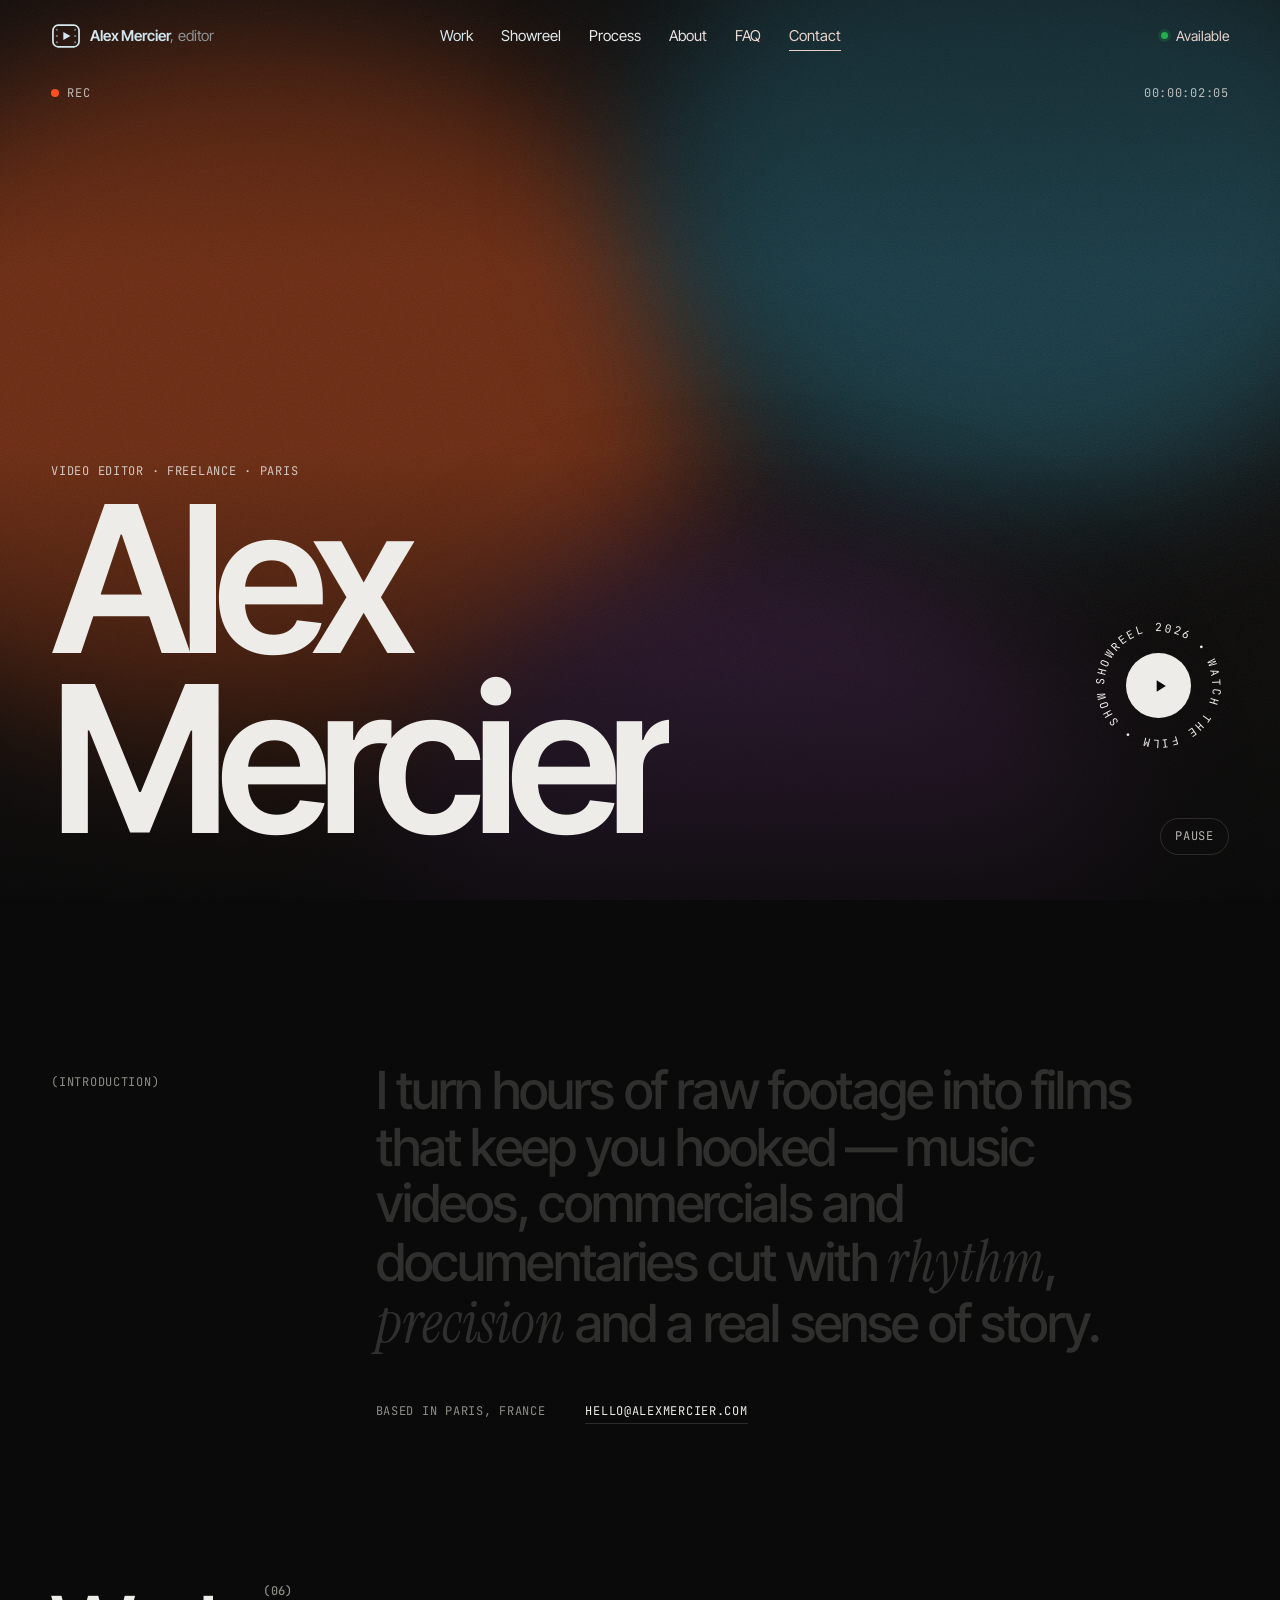
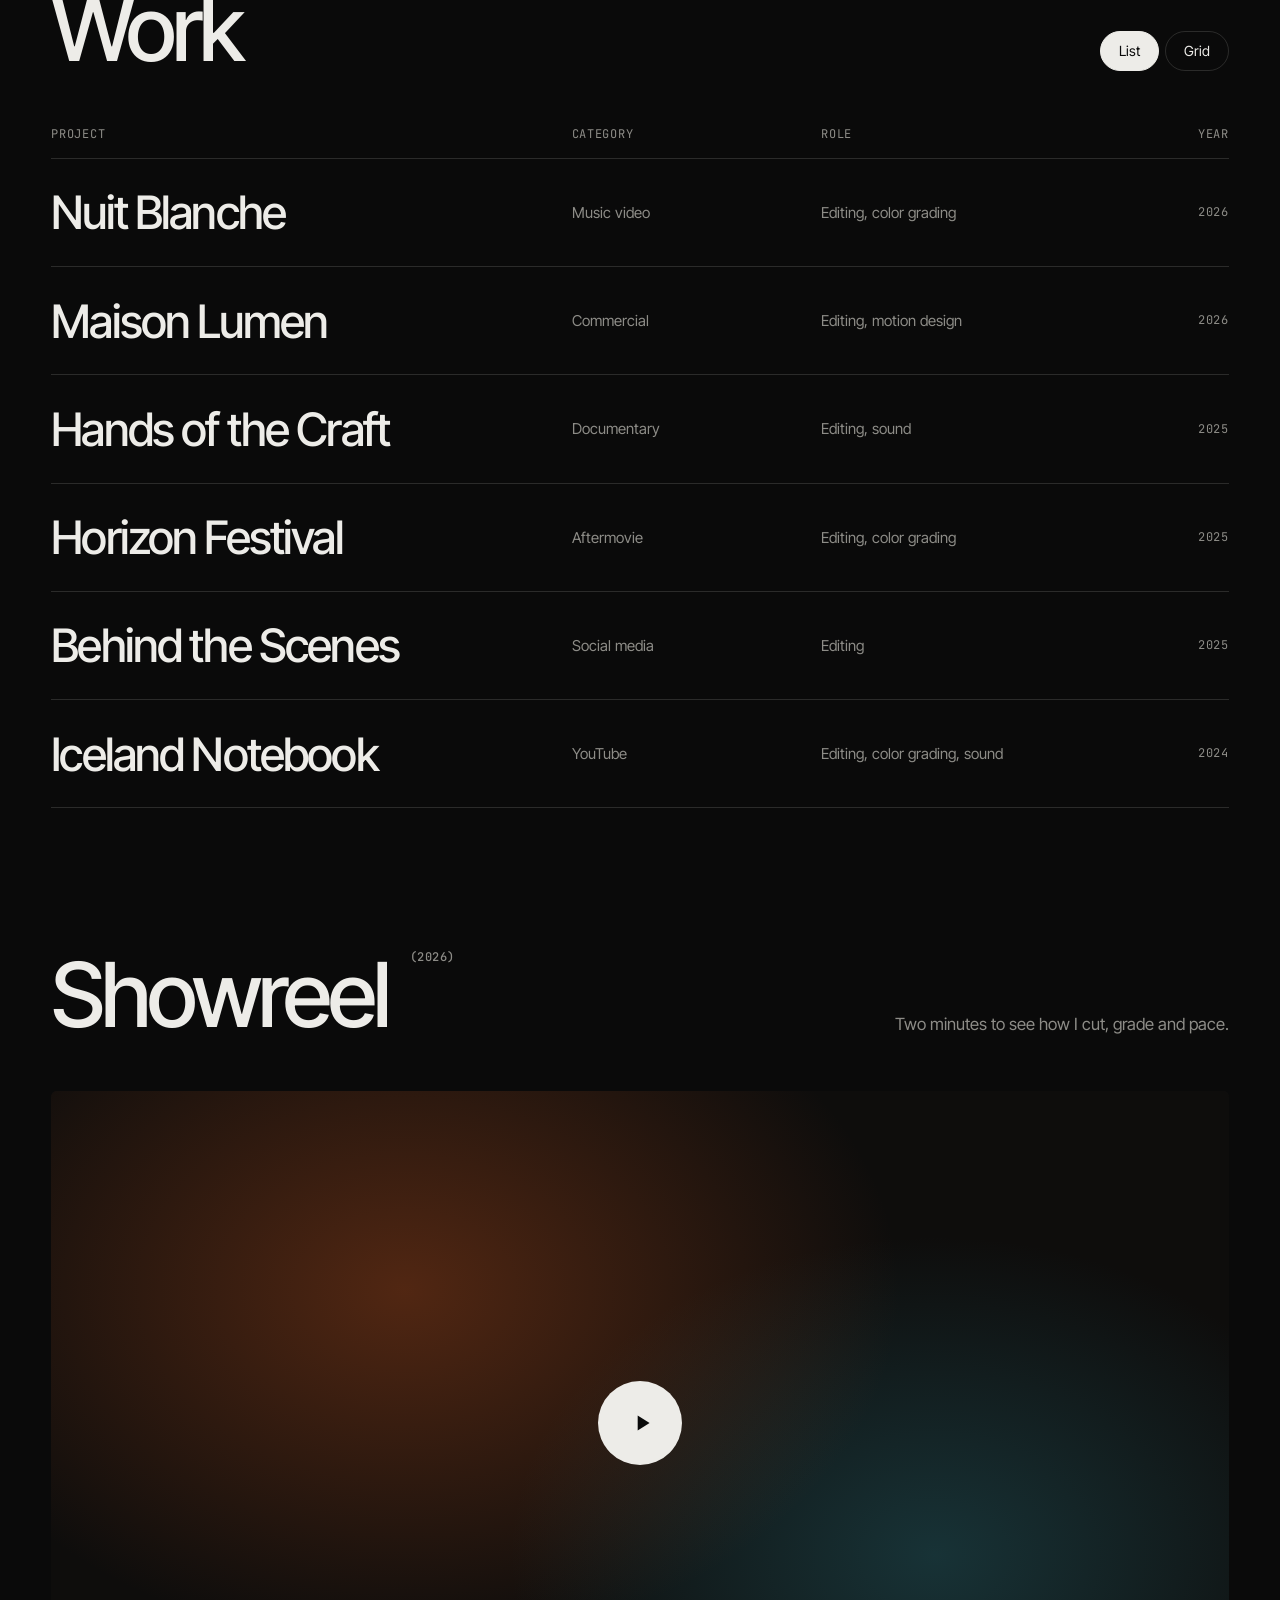
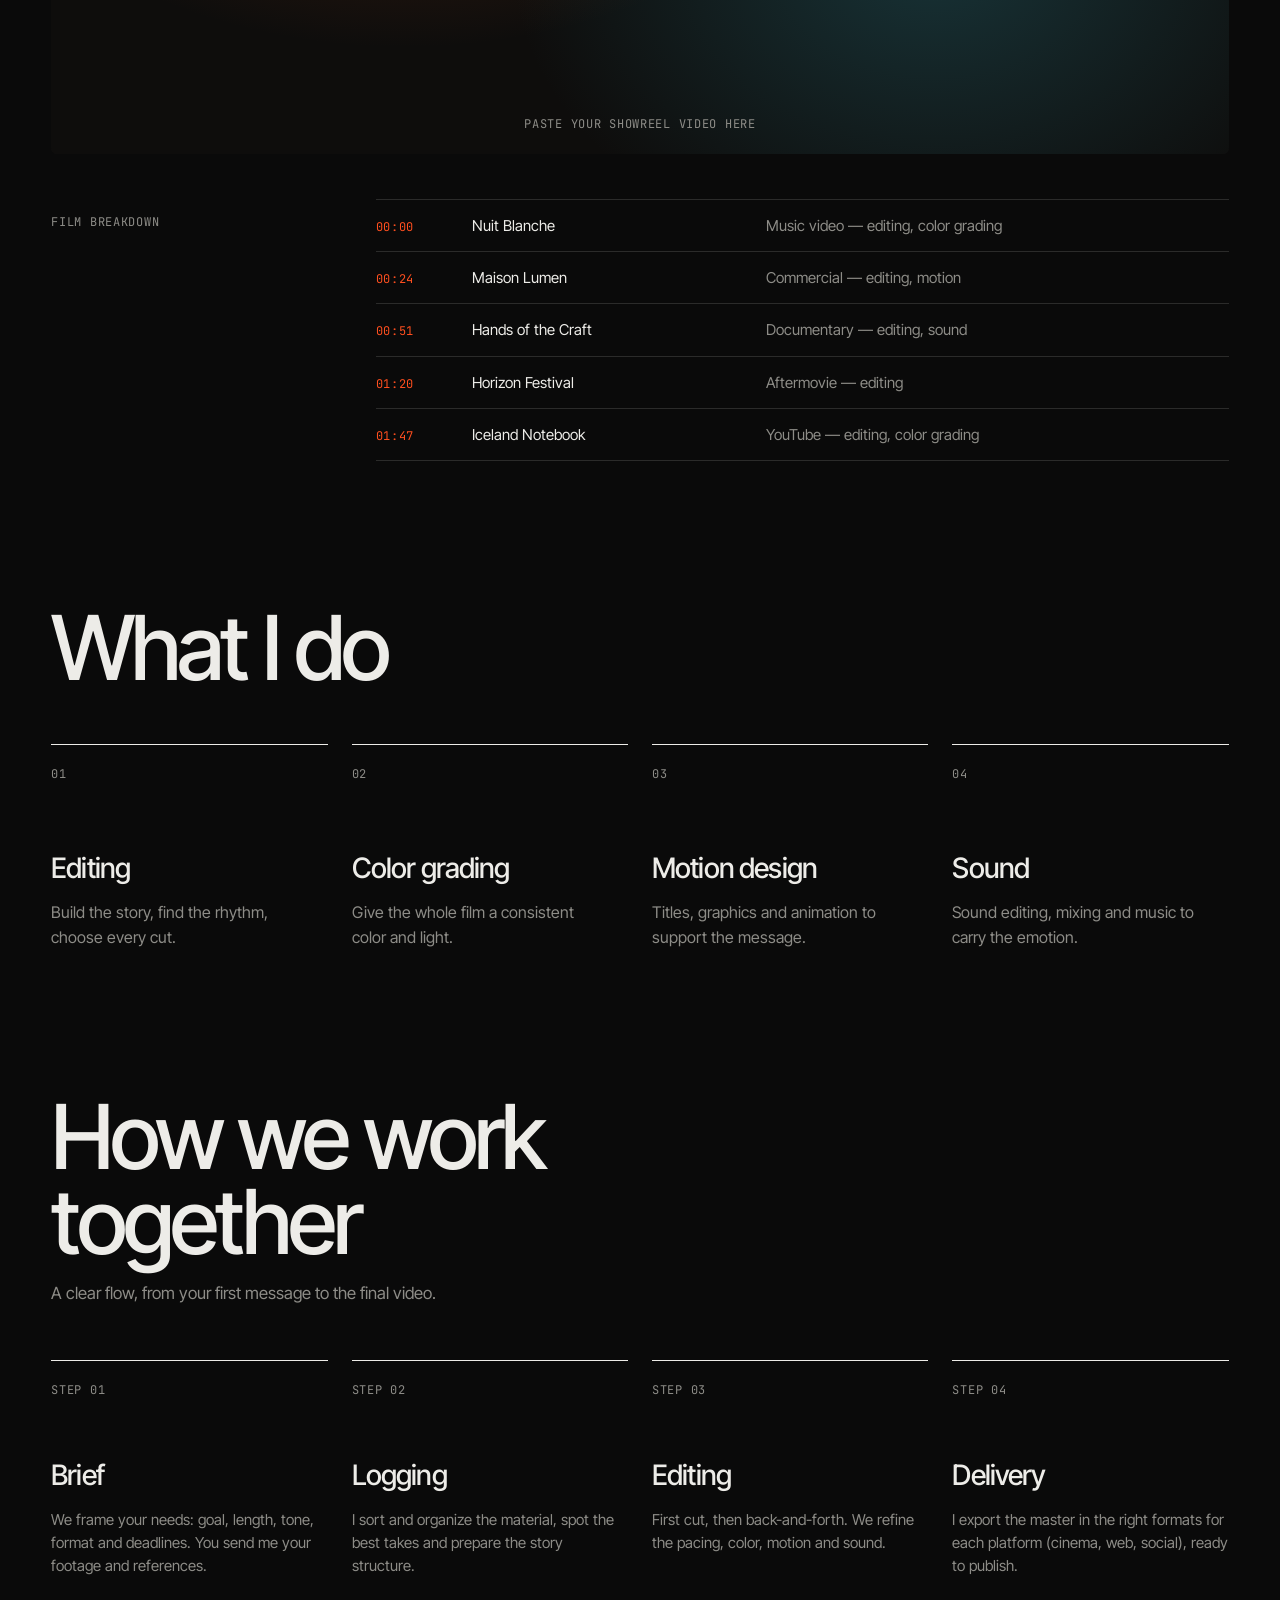
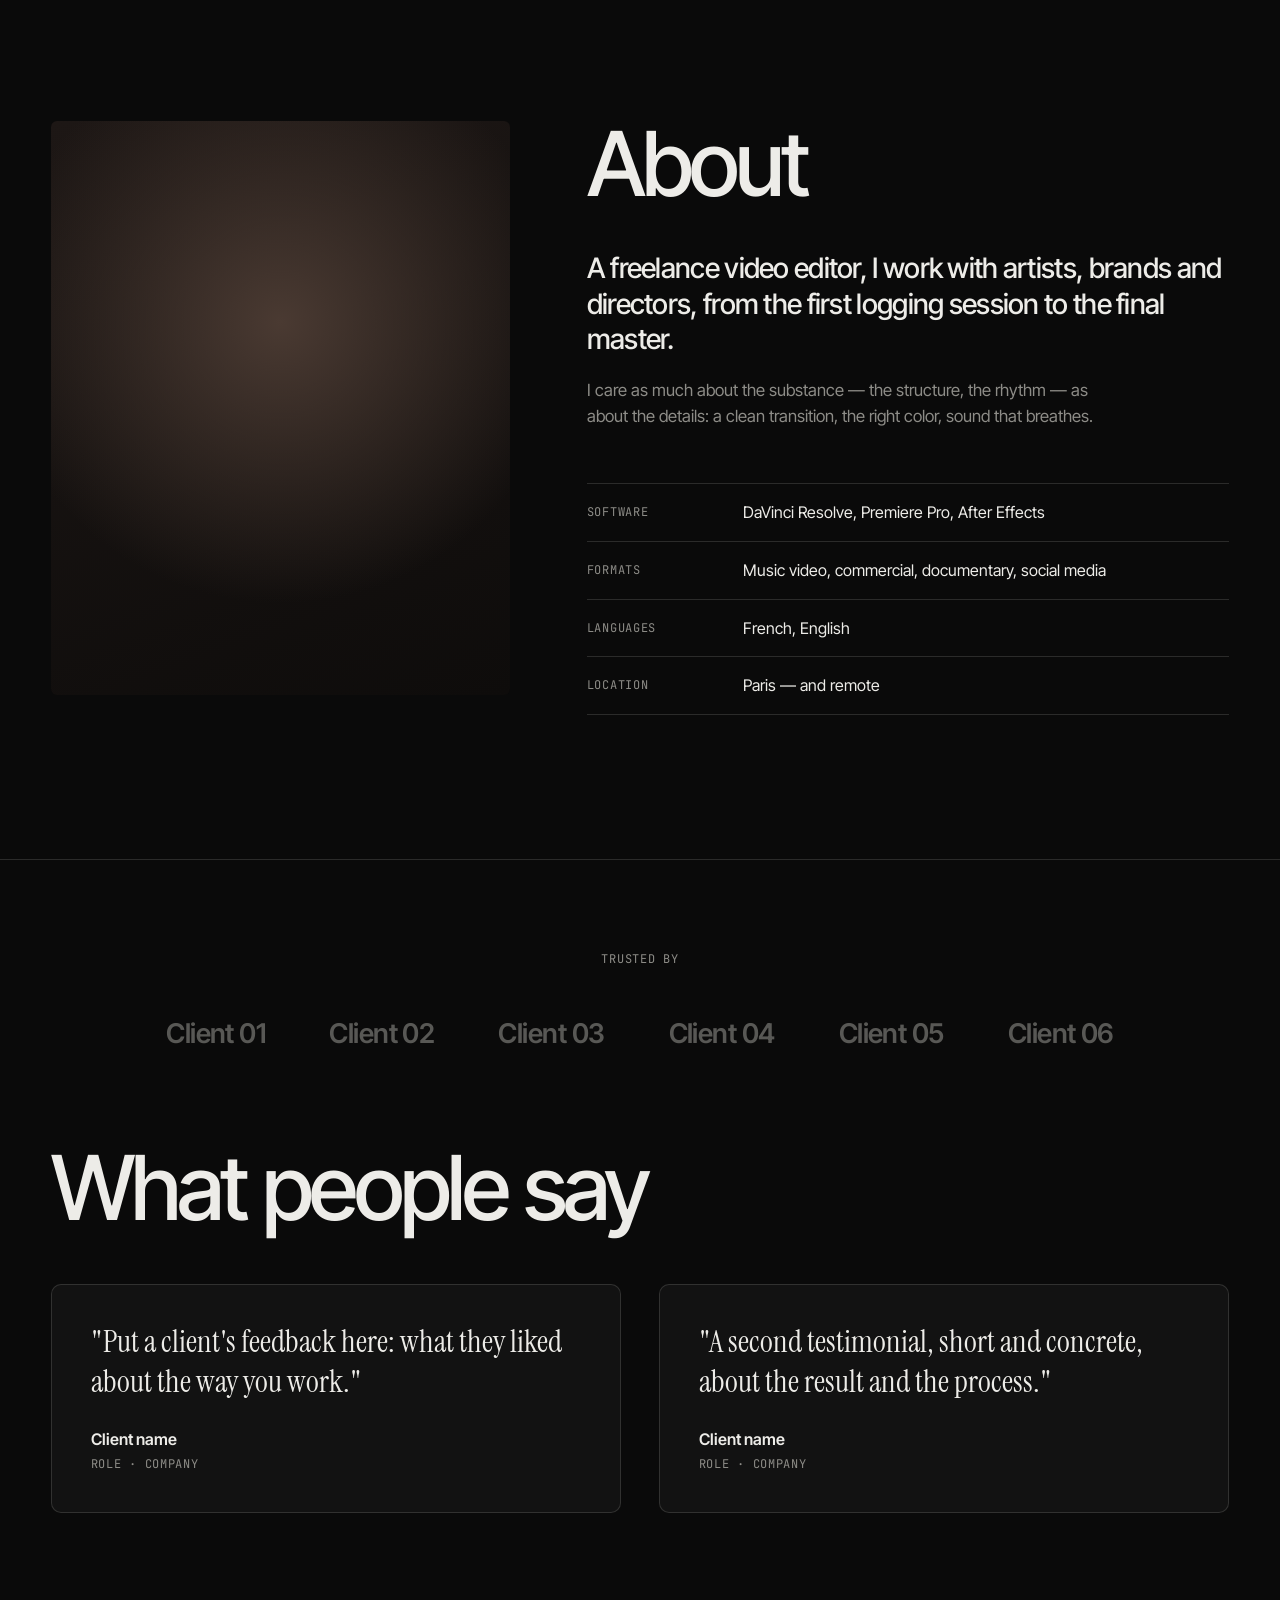
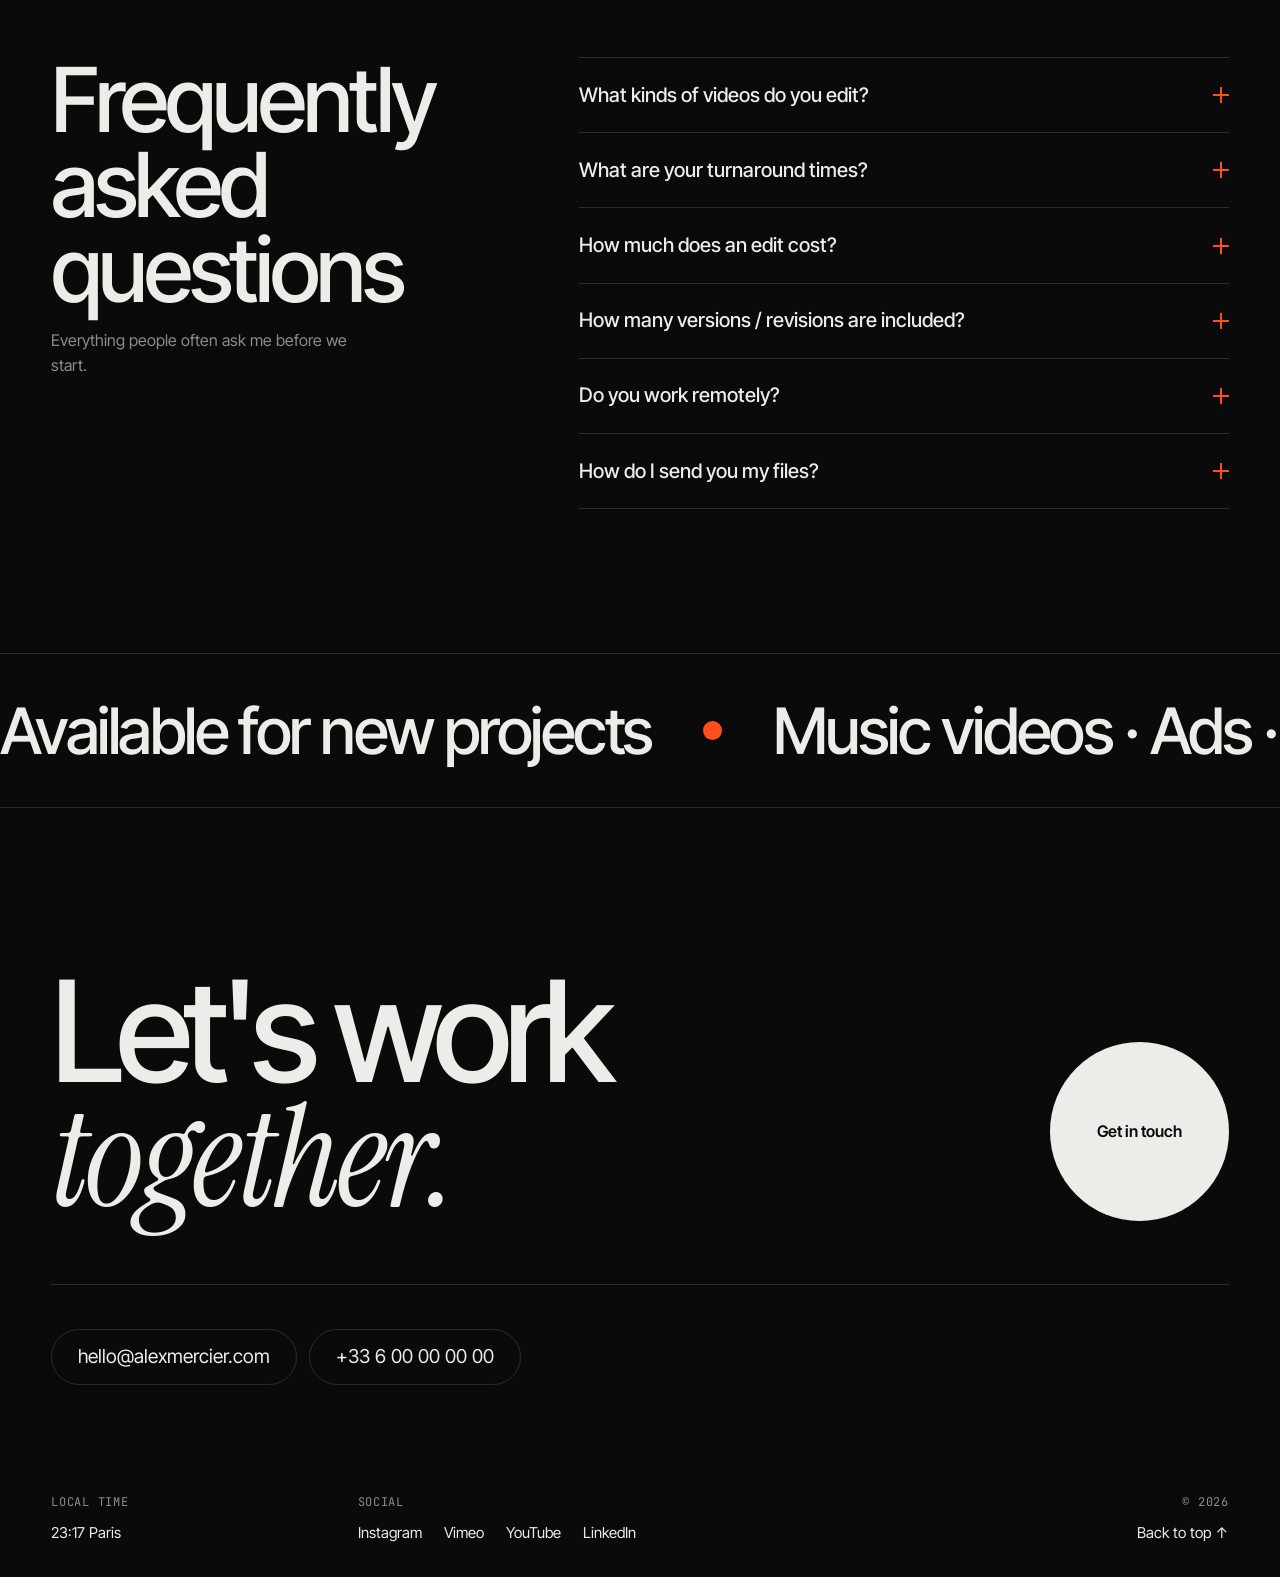
<file: index.html>
<!DOCTYPE html>
<html lang="en">
<head>
  <meta charset="UTF-8" />
  <meta name="viewport" content="width=device-width, initial-scale=1.0" />
  <meta name="theme-color" content="#0A0A0A" />

  <!-- ====================================================================
       TO REPLACE: the browser-tab title and description (put your name).
       The title is what Google shows in large text in its results.
       ==================================================================== -->
  <title>Alex Mercier — Freelance video editor (music videos, ads, documentaries)</title>
  <meta name="description" content="Alex Mercier, freelance video editor in Paris: music videos, commercials and documentaries. Editing, color grading, motion design and sound — from the first rush to the final master." />

  <!-- ====================================================================
       SEO (Google ranking).
       TO REPLACE: your name, your city and the site address.
       If one day you add your own domain (.com), replace the address
       "ferreol23.github.io/portfolio-monteur-video" in ALL the lines
       below with your domain.
       ==================================================================== -->
  <link rel="canonical" href="https://ferreol23.github.io/portfolio-monteur-video/" />
  <meta name="author" content="Alex Mercier" />
  <meta name="robots" content="index, follow" />
  <meta name="keywords" content="video editor, video editing, freelance editor, video editor Paris, color grading, motion design, music video, commercial, documentary, aftermovie" />

  <!-- Preview when the link is shared (social networks, messaging apps) -->
  <meta property="og:type" content="website" />
  <meta property="og:site_name" content="Alex Mercier — Video editor" />
  <meta property="og:title" content="Alex Mercier — Freelance video editor" />
  <meta property="og:description" content="Music videos, commercials, documentaries. Editing, color grading, motion design and sound." />
  <meta property="og:url" content="https://ferreol23.github.io/portfolio-monteur-video/" />
  <meta property="og:image" content="https://ferreol23.github.io/portfolio-monteur-video/og-image.jpg" />
  <meta property="og:locale" content="en_US" />
  <meta name="twitter:card" content="summary_large_image" />
  <meta name="twitter:title" content="Alex Mercier — Freelance video editor" />
  <meta name="twitter:description" content="Music videos, commercials, documentaries — cut with rhythm and precision." />
  <meta name="twitter:image" content="https://ferreol23.github.io/portfolio-monteur-video/og-image.jpg" />

  <!-- Small browser-tab icon -->
  <link rel="icon" href="favicon.svg" type="image/svg+xml" />

  <!-- Identity card for Google (helps it recognize you correctly).
       TO REPLACE: name, email, city and your social links. -->
  <script type="application/ld+json">
  {
    "@context": "https://schema.org",
    "@type": "Person",
    "name": "Alex Mercier",
    "jobTitle": "Video editor",
    "description": "Freelance video editor: music videos, commercials and documentaries.",
    "url": "https://ferreol23.github.io/portfolio-monteur-video/",
    "image": "https://ferreol23.github.io/portfolio-monteur-video/og-image.jpg",
    "email": "hello@alexmercier.com",
    "address": { "@type": "PostalAddress", "addressLocality": "Paris", "addressCountry": "FR" },
    "knowsAbout": ["Video editing", "Color grading", "Motion design", "Sound editing"],
    "sameAs": [
      "https://instagram.com/",
      "https://vimeo.com/",
      "https://youtube.com/",
      "https://linkedin.com/"
    ]
  }
  </script>

  <!-- Google Fonts (if they don't load, the site keeps system fonts) -->
  <link rel="preconnect" href="https://fonts.googleapis.com" />
  <link rel="preconnect" href="https://fonts.gstatic.com" crossorigin />
  <link href="https://fonts.googleapis.com/css2?family=Instrument+Serif:ital@0;1&family=Inter+Tight:wght@400;500;600;700&family=JetBrains+Mono:wght@400;500&display=swap" rel="stylesheet" />

  <link rel="stylesheet" href="style.css" />

  <!-- Signals that JavaScript works (used for animations) -->
  <script>document.documentElement.classList.add("js");</script>
</head>
<body>

  <a class="skip-link" href="#main">Skip to content</a>

  <!-- Opening curtain (1 second, like a clapperboard at the start) -->
  <div class="intro" aria-hidden="true">
    <span class="intro__tc mono" id="intro-tc">00:00:00:00</span>
    <span class="intro__name">Alex Mercier</span>
  </div>

  <!-- Floating project preview (follows the mouse on desktop) -->
  <div class="cursor-preview" aria-hidden="true">
    <div class="cursor-preview__inner"></div>
  </div>

  <!-- ===================== NAVIGATION BAR ===================== -->
  <header class="nav">
    <a class="nav__brand" href="#top" aria-label="Alex Mercier, back to top">
      <!-- LOGO: a film strip with a play button. It is also used as the
           favicon (small browser-tab icon), in the favicon.svg file. -->
      <svg class="logo" viewBox="0 0 40 40" width="30" height="30" aria-hidden="true" focusable="false">
        <rect x="2.6" y="5.6" width="34.8" height="28.8" rx="7" fill="none" stroke="currentColor" stroke-width="2.3"/>
        <g fill="currentColor" opacity="0.45">
          <rect x="6.4" y="10.2" width="2.8" height="2.8" rx="0.9"/>
          <rect x="6.4" y="18.6" width="2.8" height="2.8" rx="0.9"/>
          <rect x="6.4" y="27" width="2.8" height="2.8" rx="0.9"/>
          <rect x="30.8" y="10.2" width="2.8" height="2.8" rx="0.9"/>
          <rect x="30.8" y="18.6" width="2.8" height="2.8" rx="0.9"/>
          <rect x="30.8" y="27" width="2.8" height="2.8" rx="0.9"/>
        </g>
        <path class="logo__play" d="M16.4 14.6 L26 20 L16.4 25.4 Z" fill="currentColor"/>
      </svg>
      <!-- TO REPLACE: your name -->
      <span class="nav__brand-name">Alex Mercier<span class="nav__brand-role">, editor</span></span>
    </a>

    <nav class="nav__links" id="menu" aria-label="Main navigation">
      <a href="#travaux">Work</a>
      <a href="#showreel">Showreel</a>
      <a href="#methode">Process</a>
      <a href="#apropos">About</a>
      <a href="#faq">FAQ</a>
      <a href="#contact">Contact</a>
    </nav>

    <!-- TO REPLACE: your availability -->
    <p class="nav__status"><span class="dot" aria-hidden="true"></span>Available</p>

    <button class="nav__burger" id="burger" aria-label="Open menu" aria-expanded="false" aria-controls="menu">
      <span></span><span></span>
    </button>
  </header>

  <main id="main">

    <!-- ===================== HERO: the full-screen showreel ===================== -->
    <section class="hero" id="top" aria-label="Introduction">
      <div class="hero__media">
        <!-- ====================================================================
             TO REPLACE: your ambient video (a silent 10-20 s .mp4 clip).
             1. Put your file in the site folder, e.g. clip.mp4
             2. Uncomment the <video> tag below.
             3. Delete the <div class="footage"> just below it.
             ==================================================================== -->
        <!--
        <video class="hero__video" src="clip.mp4" autoplay muted loop playsinline></video>
        -->
        <div class="footage" aria-hidden="true">
          <span class="footage__layer footage__layer--a"></span>
          <span class="footage__layer footage__layer--b"></span>
          <span class="footage__layer footage__layer--c"></span>
        </div>
        <span class="hero__grain" aria-hidden="true"></span>
        <span class="hero__shade" aria-hidden="true"></span>
      </div>

      <!-- "Camera" info in the corners, like a shooting screen -->
      <div class="hero__hud mono" aria-hidden="true">
        <span><span class="rec"></span>REC</span>
        <span id="hero-tc">00:00:00:00</span>
      </div>

      <div class="hero__content">
        <p class="hero__role mono">Video editor · Freelance · Paris</p>
        <h1 class="hero__name">
          <!-- TO REPLACE: your first and last name -->
          <span class="line"><span>Alex</span></span>
          <span class="line"><span>Mercier</span></span>
        </h1>
      </div>

      <!-- Spinning round button (link to the showreel) -->
      <a class="reel-badge" href="#showreel" aria-label="Watch the showreel">
        <svg class="reel-badge__ring" viewBox="0 0 120 120" aria-hidden="true">
          <defs><path id="circle" d="M60,60 m-46,0 a46,46 0 1,1 92,0 a46,46 0 1,1 -92,0" /></defs>
          <text><textPath href="#circle">SHOWREEL 2026 • WATCH THE FILM • SHOWREEL 2026 • </textPath></text>
        </svg>
        <span class="reel-badge__play" aria-hidden="true">
          <svg viewBox="0 0 24 24" width="20" height="20"><path d="M8 5v14l11-7z" fill="currentColor"/></svg>
        </span>
      </a>

      <button class="hero__pause mono" id="pause" type="button" aria-pressed="false">Pause</button>
    </section>

    <!-- ===================== INTRO STATEMENT ===================== -->
    <section class="statement" id="intro-text">
      <p class="statement__label mono">(Introduction)</p>
      <!-- TO REPLACE: your introduction sentence. Words inside <em> are italic. -->
      <p class="statement__text" data-words>
        I turn hours of raw footage into films that keep you hooked —
        music videos, commercials and documentaries cut with <em>rhythm</em>, <em>precision</em>
        and a real sense of story.
      </p>
      <div class="statement__meta mono">
        <!-- TO REPLACE: your city and your email -->
        <span>Based in Paris, France</span>
        <a href="mailto:hello@alexmercier.com">hello@alexmercier.com</a>
      </div>
    </section>

    <!-- ===================== WORK ===================== -->
    <section class="work" id="travaux">
      <div class="work__head">
        <h2 class="title">Work <sup class="mono">(06)</sup></h2>

        <div class="view-toggle" role="group" aria-label="Project display">
          <button type="button" class="view-toggle__btn is-active" data-view="list" aria-pressed="true">List</button>
          <button type="button" class="view-toggle__btn" data-view="grid" aria-pressed="false">Grid</button>
        </div>
      </div>

      <!-- Column headers (list view) -->
      <div class="work__cols mono" aria-hidden="true">
        <span>Project</span><span>Category</span><span>Role</span><span>Year</span>
      </div>

      <!-- ====================================================================
           TO REPLACE for each project:
           - href="#"                 → the link to the video (YouTube, Vimeo…)
           - data-thumb="ph-1"        → keep, or use your image: data-img="my-image.jpg"
           - the title, category, your role, the year and the duration
           ==================================================================== -->
      <ol class="work__list" id="work-list">

        <li class="project" data-reveal>
          <a href="#" target="_blank" rel="noopener" data-thumb="ph-1">
            <span class="project__thumb ph-1" aria-hidden="true"><span class="project__dur mono">02:14</span></span>
            <span class="project__title">Nuit Blanche</span>
            <span class="project__cat">Music video</span>
            <span class="project__role">Editing, color grading</span>
            <span class="project__year mono">2026</span>
          </a>
        </li>

        <li class="project" data-reveal>
          <a href="#" target="_blank" rel="noopener" data-thumb="ph-2">
            <span class="project__thumb ph-2" aria-hidden="true"><span class="project__dur mono">00:30</span></span>
            <span class="project__title">Maison Lumen</span>
            <span class="project__cat">Commercial</span>
            <span class="project__role">Editing, motion design</span>
            <span class="project__year mono">2026</span>
          </a>
        </li>

        <li class="project" data-reveal>
          <a href="#" target="_blank" rel="noopener" data-thumb="ph-3">
            <span class="project__thumb ph-3" aria-hidden="true"><span class="project__dur mono">08:52</span></span>
            <span class="project__title">Hands of the Craft</span>
            <span class="project__cat">Documentary</span>
            <span class="project__role">Editing, sound</span>
            <span class="project__year mono">2025</span>
          </a>
        </li>

        <li class="project" data-reveal>
          <a href="#" target="_blank" rel="noopener" data-thumb="ph-4">
            <span class="project__thumb ph-4" aria-hidden="true"><span class="project__dur mono">01:48</span></span>
            <span class="project__title">Horizon Festival</span>
            <span class="project__cat">Aftermovie</span>
            <span class="project__role">Editing, color grading</span>
            <span class="project__year mono">2025</span>
          </a>
        </li>

        <li class="project" data-reveal>
          <a href="#" target="_blank" rel="noopener" data-thumb="ph-5">
            <span class="project__thumb ph-5" aria-hidden="true"><span class="project__dur mono">00:15</span></span>
            <span class="project__title">Behind the Scenes</span>
            <span class="project__cat">Social media</span>
            <span class="project__role">Editing</span>
            <span class="project__year mono">2025</span>
          </a>
        </li>

        <li class="project" data-reveal>
          <a href="#" target="_blank" rel="noopener" data-thumb="ph-6">
            <span class="project__thumb ph-6" aria-hidden="true"><span class="project__dur mono">12:03</span></span>
            <span class="project__title">Iceland Notebook</span>
            <span class="project__cat">YouTube</span>
            <span class="project__role">Editing, color grading, sound</span>
            <span class="project__year mono">2024</span>
          </a>
        </li>

      </ol>
    </section>

    <!-- ===================== SHOWREEL + TIMECODED BREAKDOWN ===================== -->
    <section class="reel" id="showreel">
      <div class="reel__head">
        <h2 class="title">Showreel <sup class="mono">(2026)</sup></h2>
        <p class="reel__lead">Two minutes to see how I cut, grade and pace.</p>
      </div>

      <!-- ====================================================================
           TO REPLACE: the showreel video.
           1. Go to your YouTube or Vimeo video and copy the "embed" address,
              e.g. https://www.youtube.com/embed/XXXXXXXX
           2. Delete the <div class="reel__poster"> block below
              and uncomment the <iframe> just below it, pasting your address.
           ==================================================================== -->
      <div class="reel__frame" data-reveal>
        <div class="reel__poster">
          <span class="reel__play" aria-hidden="true">
            <svg viewBox="0 0 24 24" width="26" height="26"><path d="M8 5v14l11-7z" fill="currentColor"/></svg>
          </span>
          <span class="reel__hint mono">Paste your showreel video here</span>
        </div>
        <!--
        <iframe
          src="https://www.youtube.com/embed/XXXXXXXX"
          title="Showreel"
          loading="lazy"
          allow="accelerometer; autoplay; clipboard-write; encrypted-media; gyroscope; picture-in-picture"
          allowfullscreen></iframe>
        -->
      </div>

      <!-- Showreel breakdown: which project appears at which moment.
           TO REPLACE: the timecodes and projects of YOUR showreel. -->
      <div class="breakdown" data-reveal>
        <p class="breakdown__label mono">Film breakdown</p>
        <ol class="breakdown__list">
          <li><span class="mono">00:00</span><span>Nuit Blanche</span><span class="muted">Music video — editing, color grading</span></li>
          <li><span class="mono">00:24</span><span>Maison Lumen</span><span class="muted">Commercial — editing, motion</span></li>
          <li><span class="mono">00:51</span><span>Hands of the Craft</span><span class="muted">Documentary — editing, sound</span></li>
          <li><span class="mono">01:20</span><span>Horizon Festival</span><span class="muted">Aftermovie — editing</span></li>
          <li><span class="mono">01:47</span><span>Iceland Notebook</span><span class="muted">YouTube — editing, color grading</span></li>
        </ol>
      </div>
    </section>

    <!-- ===================== SERVICES ===================== -->
    <section class="services" id="services">
      <h2 class="title">What I do</h2>
      <ol class="services__list">
        <li class="service" data-reveal>
          <span class="service__num mono">01</span>
          <h3 class="service__name">Editing</h3>
          <p class="service__desc">Build the story, find the rhythm, choose every cut.</p>
        </li>
        <li class="service" data-reveal>
          <span class="service__num mono">02</span>
          <h3 class="service__name">Color grading</h3>
          <p class="service__desc">Give the whole film a consistent color and light.</p>
        </li>
        <li class="service" data-reveal>
          <span class="service__num mono">03</span>
          <h3 class="service__name">Motion design</h3>
          <p class="service__desc">Titles, graphics and animation to support the message.</p>
        </li>
        <li class="service" data-reveal>
          <span class="service__num mono">04</span>
          <h3 class="service__name">Sound</h3>
          <p class="service__desc">Sound editing, mixing and music to carry the emotion.</p>
        </li>
      </ol>
    </section>

    <!-- ===================== PROCESS ===================== -->
    <section class="method" id="methode">
      <div class="method__head">
        <h2 class="title">How we work<br />together</h2>
        <p class="method__lead">A clear flow, from your first message to the final video.</p>
      </div>
      <ol class="steps">
        <li class="step" data-reveal>
          <span class="step__num mono">Step 01</span>
          <h3 class="step__name">Brief</h3>
          <p class="step__desc">We frame your needs: goal, length, tone, format and deadlines. You send me your footage and references.</p>
        </li>
        <li class="step" data-reveal>
          <span class="step__num mono">Step 02</span>
          <h3 class="step__name">Logging</h3>
          <p class="step__desc">I sort and organize the material, spot the best takes and prepare the story structure.</p>
        </li>
        <li class="step" data-reveal>
          <span class="step__num mono">Step 03</span>
          <h3 class="step__name">Editing</h3>
          <p class="step__desc">First cut, then back-and-forth. We refine the pacing, color, motion and sound.</p>
        </li>
        <li class="step" data-reveal>
          <span class="step__num mono">Step 04</span>
          <h3 class="step__name">Delivery</h3>
          <p class="step__desc">I export the master in the right formats for each platform (cinema, web, social), ready to publish.</p>
        </li>
      </ol>
    </section>

    <!-- ===================== ABOUT ===================== -->
    <section class="about" id="apropos">
      <!-- TO REPLACE: your photo. Replace this <div> with
           <img class="about__photo" src="your-photo.jpg" alt="Portrait of Alex Mercier" /> -->
      <div class="about__photo ph-photo" role="img" aria-label="Portrait to add" data-reveal></div>

      <div class="about__body" data-reveal>
        <h2 class="title">About</h2>
        <!-- TO REPLACE: your real introduction text -->
        <p class="about__lead">
          A freelance video editor, I work with artists, brands and directors,
          from the first logging session to the final master.
        </p>
        <p>
          I care as much about the substance — the structure, the rhythm — as
          about the details: a clean transition, the right color, sound that breathes.
        </p>

        <!-- Technical sheet. TO REPLACE: keep only what is true for you. -->
        <dl class="facts">
          <div><dt class="mono">Software</dt><dd>DaVinci Resolve, Premiere Pro, After Effects</dd></div>
          <div><dt class="mono">Formats</dt><dd>Music video, commercial, documentary, social media</dd></div>
          <div><dt class="mono">Languages</dt><dd>French, English</dd></div>
          <div><dt class="mono">Location</dt><dd>Paris — and remote</dd></div>
        </dl>
      </div>
    </section>

    <!-- ===================== TRUSTED BY ===================== -->
    <!-- TO REPLACE: put the names (or logos) of your real clients.
         For an image logo: <li><img src="client-logo.svg" alt="Client name" /></li>
         Until you have any, you can delete this whole section. -->
    <section class="clients" id="clients">
      <p class="clients__label mono">Trusted by</p>
      <ul class="clients__list" data-reveal>
        <li>Client 01</li>
        <li>Client 02</li>
        <li>Client 03</li>
        <li>Client 04</li>
        <li>Client 05</li>
        <li>Client 06</li>
      </ul>
    </section>

    <!-- ===================== TESTIMONIALS ===================== -->
    <!-- TO REPLACE: put real client feedback (or delete the section).
         Don't make anything up: leave it empty until you have a real testimonial. -->
    <section class="quotes" id="temoignages">
      <h2 class="title">What people say</h2>
      <div class="quotes__grid">
        <figure class="quote" data-reveal>
          <blockquote>"Put a client's feedback here: what they liked about the way you work."</blockquote>
          <figcaption><span class="quote__name">Client name</span><span class="quote__role mono">Role · Company</span></figcaption>
        </figure>
        <figure class="quote" data-reveal>
          <blockquote>"A second testimonial, short and concrete, about the result and the process."</blockquote>
          <figcaption><span class="quote__name">Client name</span><span class="quote__role mono">Role · Company</span></figcaption>
        </figure>
      </div>
    </section>

    <!-- ===================== FAQ (frequently asked questions) ===================== -->
    <!-- Good for Google: it can display these questions directly.
         TO REPLACE: adapt the answers (especially turnaround times and rates). -->
    <section class="faq" id="faq">
      <div class="faq__head">
        <h2 class="title">Frequently<br />asked questions</h2>
        <p class="faq__lead">Everything people often ask me before we start.</p>
      </div>
      <div class="faq__list">
        <details class="qa" data-reveal>
          <summary><span>What kinds of videos do you edit?</span><span class="qa__sign" aria-hidden="true"></span></summary>
          <div class="qa__body"><p>Music videos, commercials, documentaries, aftermovies and short formats for social media (Instagram, TikTok, YouTube).</p></div>
        </details>
        <details class="qa" data-reveal>
          <summary><span>What are your turnaround times?</span><span class="qa__sign" aria-hidden="true"></span></summary>
          <div class="qa__body"><p><!-- TO REPLACE with your real turnaround times -->It depends on the format and the amount of footage. Usually from a few days for a short format to a few weeks for a documentary. We set a date together right at the brief.</p></div>
        </details>
        <details class="qa" data-reveal>
          <summary><span>How much does an edit cost?</span><span class="qa__sign" aria-hidden="true"></span></summary>
          <div class="qa__body"><p><!-- TO REPLACE with how you bill -->Every project is different: I give a free quote after the brief, based on the length, the number of versions and the elements to create (motion, grading, sound).</p></div>
        </details>
        <details class="qa" data-reveal>
          <summary><span>How many versions / revisions are included?</span><span class="qa__sign" aria-hidden="true"></span></summary>
          <div class="qa__body"><p><!-- TO REPLACE -->Usually two rounds of revisions are included. We agree on this from the start to avoid surprises.</p></div>
        </details>
        <details class="qa" data-reveal>
          <summary><span>Do you work remotely?</span><span class="qa__sign" aria-hidden="true"></span></summary>
          <div class="qa__body"><p>Yes. I work with clients everywhere: you send me your footage online (WeTransfer, Drive…) and we track progress over video calls or messages. I can also come on site in Paris.</p></div>
        </details>
        <details class="qa" data-reveal>
          <summary><span>How do I send you my files?</span><span class="qa__sign" aria-hidden="true"></span></summary>
          <div class="qa__body"><p>Through a download link (WeTransfer, Google Drive, Dropbox…). I'll guide you to prepare and name your files if needed.</p></div>
        </details>
      </div>
    </section>

    <!-- FAQ sheet for Google (mirrors the questions and answers above).
         TO REPLACE: keep this block consistent with the answers above. -->
    <script type="application/ld+json">
    {
      "@context": "https://schema.org",
      "@type": "FAQPage",
      "mainEntity": [
        { "@type": "Question", "name": "What kinds of videos do you edit?", "acceptedAnswer": { "@type": "Answer", "text": "Music videos, commercials, documentaries, aftermovies and short formats for social media (Instagram, TikTok, YouTube)." } },
        { "@type": "Question", "name": "What are your turnaround times?", "acceptedAnswer": { "@type": "Answer", "text": "It depends on the format and the amount of footage, from a few days for a short format to a few weeks for a documentary. We set a date right at the brief." } },
        { "@type": "Question", "name": "How much does an edit cost?", "acceptedAnswer": { "@type": "Answer", "text": "Every project is different: a free quote after the brief, based on the length, the number of versions and the elements to create." } },
        { "@type": "Question", "name": "Do you work remotely?", "acceptedAnswer": { "@type": "Answer", "text": "Yes, with clients everywhere: footage sent online and progress tracked over video calls or messages. On-site work possible in Paris." } }
      ]
    }
    </script>

    <!-- Scrolling availability banner -->
    <div class="ticker" aria-hidden="true">
      <div class="ticker__track">
        <span>Available for new projects</span><span class="ticker__dot"></span>
        <span>Music videos · Ads · Documentaries</span><span class="ticker__dot"></span>
        <span>Available for new projects</span><span class="ticker__dot"></span>
        <span>Music videos · Ads · Documentaries</span><span class="ticker__dot"></span>
      </div>
    </div>

  </main>

  <!-- ===================== CONTACT / FOOTER ===================== -->
  <footer class="contact" id="contact">
    <div class="contact__top">
      <h2 class="contact__title">
        Let's work<br /><em>together.</em>
      </h2>
      <!-- TO REPLACE: your email address -->
      <a class="contact__button" href="mailto:hello@alexmercier.com" data-magnetic>
        <span>Get in touch</span>
      </a>
    </div>

    <div class="contact__links">
      <!-- TO REPLACE: your email -->
      <a class="pill" href="mailto:hello@alexmercier.com">hello@alexmercier.com</a>
      <!-- TO REPLACE: your number (or delete the line) -->
      <a class="pill" href="tel:+33600000000">+33 6 00 00 00 00</a>
    </div>

    <div class="contact__bottom">
      <div class="contact__col">
        <p class="mono muted">Local time</p>
        <p><span id="clock">--:--</span> Paris</p>
      </div>
      <div class="contact__col">
        <p class="mono muted">Social</p>
        <!-- TO REPLACE: your links. Set the right href or delete the line. -->
        <ul class="socials">
          <li><a href="#" target="_blank" rel="noopener">Instagram</a></li>
          <li><a href="#" target="_blank" rel="noopener">Vimeo</a></li>
          <li><a href="#" target="_blank" rel="noopener">YouTube</a></li>
          <li><a href="#" target="_blank" rel="noopener">LinkedIn</a></li>
        </ul>
      </div>
      <div class="contact__col contact__col--end">
        <p class="mono muted">© <span id="year">2026</span></p>
        <a href="#top">Back to top ↑</a>
      </div>
    </div>
  </footer>

  <script src="script.js"></script>
</body>
</html>
</file>
<file: style.css>
/* ============================================================
   PORTFOLIO MONTEUR VIDÉO — feuille de style
   Inspiré des codes des grands portfolios vidéo : vidéo plein
   écran, palette noir & blanc (la couleur vient des images),
   crédits de projet, liste façon générique.
   Les couleurs et les tailles se règlent dans :root.
   ============================================================ */

/* --- 1. VARIABLES --- */
:root {
  --bg:     #0A0A0A;   /* noir de fond */
  --bg-2:   #121212;   /* noir un peu plus clair */
  --text:   #EDECE8;   /* blanc cassé */
  --muted:  #8D8C87;   /* gris secondaire */
  --line:   rgba(237,236,232,0.14);  /* traits fins */
  --accent: #FF4F1F;   /* rouge-orangé "REC", utilisé avec parcimonie */

  --font:   "Inter Tight", "Inter", system-ui, sans-serif;
  --serif:  "Instrument Serif", Georgia, serif;
  --mono:   "JetBrains Mono", ui-monospace, monospace;

  --gutter: clamp(16px, 4vw, 56px);
  --ease:   cubic-bezier(0.22, 1, 0.36, 1);
  --ease-in-out: cubic-bezier(0.76, 0, 0.24, 1);
}

/* --- 2. BASES --- */
*, *::before, *::after { box-sizing: border-box; }
html { scroll-behavior: smooth; scroll-padding-top: 76px; }
body {
  margin: 0;
  background: var(--bg);
  color: var(--text);
  font-family: var(--font);
  font-size: 16px;
  line-height: 1.55;
  -webkit-font-smoothing: antialiased;
  overflow-x: hidden;
}
body.menu-open { overflow: hidden; }
a { color: inherit; text-decoration: none; }
img { display: block; max-width: 100%; }
h1, h2, h3, p, ol, ul, dl, dd { margin: 0; padding: 0; }
ol, ul { list-style: none; }
button { font: inherit; color: inherit; }
em { font-family: var(--serif); font-style: italic; font-weight: 400; letter-spacing: 0; }
::selection { background: var(--text); color: var(--bg); }

:focus-visible { outline: 2px solid var(--text); outline-offset: 4px; border-radius: 4px; }

.mono {
  font-family: var(--mono);
  font-size: 12px;
  letter-spacing: 0.06em;
  text-transform: uppercase;
  font-variant-numeric: tabular-nums;
}
.muted { color: var(--muted); }

.skip-link {
  position: fixed; top: -60px; left: 16px; z-index: 300;
  background: var(--text); color: var(--bg);
  padding: 10px 16px; border-radius: 6px; font-weight: 600;
  transition: top 0.2s var(--ease);
}
.skip-link:focus { top: 16px; }

/* Petit point "en ligne" */
.dot {
  display: inline-block;
  width: 7px; height: 7px;
  border-radius: 50%;
  background: #3DDC84;
  margin-right: 8px;
  box-shadow: 0 0 0 3px rgba(61,220,132,0.18);
}

/* Titres de section */
.title {
  font-size: clamp(2.6rem, 7vw, 6rem);
  font-weight: 500;
  letter-spacing: -0.045em;
  line-height: 0.95;
}
.title sup {
  font-size: 12px;
  vertical-align: top;
  margin-left: 6px;
  letter-spacing: 0.04em;
  color: var(--muted);
}

/* --- 3. RIDEAU D'OUVERTURE --- */
.intro { display: none; }
.js .intro {
  position: fixed;
  inset: 0;
  z-index: 500;
  display: flex;
  flex-direction: column;
  align-items: center;
  justify-content: center;
  gap: 14px;
  background: var(--bg);
  transition: transform 0.9s var(--ease-in-out);
  /* sécurité : se retire tout seul si le script ne tourne pas */
  animation: intro-out 0.9s var(--ease-in-out) 3s forwards;
}
.intro__tc { color: var(--muted); }
.intro__name { font-size: clamp(1.4rem, 3vw, 2rem); font-weight: 500; letter-spacing: -0.03em; }
.is-loaded .intro { transform: translateY(-100%); }
@keyframes intro-out { to { transform: translateY(-100%); } }

/* --- 4. NAVIGATION --- */
.nav {
  position: fixed;
  top: 0; left: 0; right: 0;
  z-index: 100;
  display: grid;
  grid-template-columns: 1fr auto 1fr;
  align-items: center;
  gap: 16px;
  padding: 18px var(--gutter);
  mix-blend-mode: difference;  /* reste lisible sur fond clair comme sombre */
  color: #fff;
}
.nav__brand { font-weight: 600; font-size: 15px; letter-spacing: -0.01em; justify-self: start; }
.nav__brand-role { font-weight: 400; opacity: 0.6; }
.nav__links { display: flex; gap: 28px; font-size: 15px; }
.nav__links a { position: relative; padding: 6px 0; }
.nav__links a::after {
  content: "";
  position: absolute;
  left: 0; right: 0; bottom: 2px;
  height: 1px;
  background: currentColor;
  transform: scaleX(0);
  transform-origin: right;
  transition: transform 0.4s var(--ease);
}
.nav__links a:hover::after,
.nav__links a.is-active::after { transform: scaleX(1); transform-origin: left; }
.nav__status { justify-self: end; font-size: 14px; display: flex; align-items: center; }

.nav__burger {
  display: none;
  justify-self: end;
  width: 44px; height: 44px;
  background: none; border: 0;
  cursor: pointer;
  position: relative;
  z-index: 2;
}
.nav__burger span {
  position: absolute;
  left: 11px; right: 11px;
  height: 1.5px;
  background: currentColor;
  transition: transform 0.4s var(--ease), top 0.4s var(--ease);
}
.nav__burger span:nth-child(1) { top: 18px; }
.nav__burger span:nth-child(2) { top: 25px; }
.nav__burger.is-open span:nth-child(1) { top: 21.5px; transform: rotate(45deg); }
.nav__burger.is-open span:nth-child(2) { top: 21.5px; transform: rotate(-45deg); }

/* --- 5. HERO (vidéo plein écran) --- */
.hero {
  position: relative;
  height: 100vh;
  height: 100svh;
  min-height: 560px;
  overflow: hidden;
  display: flex;
  align-items: flex-end;
  padding: 0 var(--gutter) clamp(28px, 5vh, 56px);
}
.hero__media { position: absolute; inset: 0; z-index: 0; }
.hero__video { width: 100%; height: 100%; object-fit: cover; }

/* Fausse "image" animée en attendant ta vidéo */
.footage { position: absolute; inset: -10%; background: #0d0b0a; overflow: hidden; }
.footage__layer {
  position: absolute;
  border-radius: 50%;
  filter: blur(70px);
  animation: drift 18s ease-in-out infinite alternate;
}
.footage__layer--a { width: 60%; height: 70%; left: -5%; top: 10%; background: #6b2a10; }
.footage__layer--b { width: 50%; height: 60%; right: 0; top: -5%; background: #173a44; animation-duration: 22s; animation-delay: -6s; }
.footage__layer--c { width: 45%; height: 55%; left: 35%; bottom: -15%; background: #3a1c3f; animation-duration: 26s; animation-delay: -12s; }
@keyframes drift {
  0%   { transform: translate(0, 0) scale(1); }
  50%  { transform: translate(8%, -6%) scale(1.15); }
  100% { transform: translate(-6%, 8%) scale(0.95); }
}
.is-paused .footage__layer { animation-play-state: paused; }

.hero__grain {
  position: absolute; inset: 0;
  opacity: 0.09;
  background-image: url("data:image/svg+xml,%3Csvg xmlns='http://www.w3.org/2000/svg' width='160' height='160'%3E%3Cfilter id='n'%3E%3CfeTurbulence type='fractalNoise' baseFrequency='0.85' numOctaves='3' stitchTiles='stitch'/%3E%3C/filter%3E%3Crect width='100%25' height='100%25' filter='url(%23n)'/%3E%3C/svg%3E");
}
.hero__shade {
  position: absolute; inset: 0;
  background: linear-gradient(180deg, rgba(10,10,10,0.35) 0%, transparent 30%, transparent 50%, rgba(10,10,10,0.85) 100%);
}

.hero__hud {
  position: absolute;
  top: 84px; left: var(--gutter); right: var(--gutter);
  z-index: 2;
  display: flex;
  justify-content: space-between;
  color: rgba(237,236,232,0.75);
}
.rec {
  display: inline-block;
  width: 8px; height: 8px;
  margin-right: 8px;
  border-radius: 50%;
  background: var(--accent);
  animation: blink 1.2s steps(2, start) infinite;
}
@keyframes blink { to { visibility: hidden; } }

.hero__content { position: relative; z-index: 2; }
.hero__role { color: rgba(237,236,232,0.8); margin-bottom: 14px; }
.hero__name {
  font-size: clamp(4.2rem, 16vw, 15.5rem);
  font-weight: 600;
  letter-spacing: -0.06em;
  line-height: 0.82;
}
/* Chaque ligne du nom monte depuis un masque */
.line { display: block; overflow: hidden; padding-bottom: 0.06em; }
.line > span { display: block; }
.js .line > span { transform: translateY(105%); transition: transform 1.2s var(--ease); }
.js .line:nth-child(2) > span { transition-delay: 0.08s; }
.is-loaded .line > span { transform: none; }

/* Badge rond qui tourne */
.reel-badge {
  position: absolute;
  z-index: 2;
  right: var(--gutter);
  bottom: clamp(90px, 16vh, 150px);
  width: clamp(110px, 11vw, 150px);
  aspect-ratio: 1;
  display: grid;
  place-items: center;
}
.reel-badge__ring {
  position: absolute; inset: 0;
  width: 100%; height: 100%;
  animation: spin 16s linear infinite;
}
.reel-badge__ring text {
  fill: var(--text);
  font-family: var(--mono);
  font-size: 9.6px;
  letter-spacing: 0.18em;
}
.reel-badge__play {
  width: 46%; aspect-ratio: 1;
  border-radius: 50%;
  display: grid; place-items: center;
  background: var(--text);
  color: var(--bg);
  padding-left: 3px;
  transition: transform 0.5s var(--ease);
}
.reel-badge:hover .reel-badge__play { transform: scale(1.12); }
.is-paused .reel-badge__ring { animation-play-state: paused; }
@keyframes spin { to { transform: rotate(360deg); } }

.hero__pause {
  position: absolute;
  z-index: 2;
  bottom: clamp(28px, 5vh, 56px);
  color: rgba(237,236,232,0.75);
  transition: color 0.2s;
}
.hero__pause {
  right: var(--gutter);
  background: none;
  border: 1px solid var(--line);
  border-radius: 999px;
  padding: 8px 14px;
  min-height: 36px;
  cursor: pointer;
}
.hero__pause:hover { color: var(--text); }

/* --- 6. PHRASE D'INTRODUCTION --- */
.statement {
  padding: clamp(100px, 18vh, 200px) var(--gutter);
  display: grid;
  grid-template-columns: 1fr 3fr;
  gap: 24px 40px;
}
.statement__label { color: var(--muted); padding-top: 0.9em; }
.statement__text {
  font-size: clamp(1.7rem, 4.1vw, 3.6rem);
  font-weight: 500;
  letter-spacing: -0.035em;
  line-height: 1.08;
  max-width: 24ch;
}
.statement__text em { font-size: 1.08em; }
/* Les mots s'allument au défilement (le script les découpe) */
.statement__text .w { opacity: 0.16; transition: opacity 0.3s linear; }
.statement__text .w.is-lit { opacity: 1; }
.statement__meta {
  grid-column: 2;
  display: flex;
  flex-wrap: wrap;
  gap: 12px 40px;
  color: var(--muted);
  margin-top: 24px;
}
.statement__meta a { color: var(--text); border-bottom: 1px solid var(--line); padding-bottom: 2px; }
.statement__meta a:hover { border-color: var(--text); }

/* --- 7. TRAVAUX --- */
.work { padding: 0 var(--gutter) clamp(100px, 16vh, 180px); }
.work__head {
  display: flex;
  align-items: flex-end;
  justify-content: space-between;
  gap: 24px;
  margin-bottom: clamp(32px, 6vh, 64px);
}
.view-toggle { display: flex; gap: 6px; }
.view-toggle__btn {
  min-height: 40px;
  padding: 8px 18px;
  border-radius: 999px;
  border: 1px solid var(--line);
  background: none;
  font-size: 14px;
  cursor: pointer;
  transition: background 0.25s, color 0.25s, border-color 0.25s;
}
.view-toggle__btn:hover { border-color: var(--text); }
.view-toggle__btn.is-active { background: var(--text); color: var(--bg); border-color: var(--text); }

.work__cols,
.project a {
  display: grid;
  grid-template-columns: 2.2fr 1fr 1.3fr 0.4fr;
  gap: 24px;
  align-items: center;
}
.work__cols { color: var(--muted); padding-bottom: 14px; }
.work__cols span:last-child { text-align: right; }

/* --- Vue LISTE --- */
.work__list { border-bottom: 1px solid var(--line); }
.project { border-top: 1px solid var(--line); }
.project a {
  padding: clamp(22px, 3.4vh, 36px) 0;
  transition: opacity 0.35s var(--ease), padding 0.5s var(--ease);
}
.project__thumb { display: none; }
.project__title {
  font-size: clamp(1.6rem, 3.6vw, 3.2rem);
  font-weight: 500;
  letter-spacing: -0.04em;
  line-height: 1;
  transition: transform 0.5s var(--ease);
}
.project__cat, .project__role { color: var(--muted); font-size: 15px; }
.project__year { text-align: right; color: var(--muted); }
/* Au survol : les autres lignes s'effacent, la ligne survolée glisse */
@media (hover: hover) {
  .work__list:hover .project a { opacity: 0.32; }
  .work__list .project a:hover,
  .work__list .project a:focus-visible { opacity: 1; }
  .project a:hover .project__title { transform: translateX(14px); }
}

/* Aperçu qui suit la souris */
.cursor-preview {
  position: fixed;
  top: 0; left: 0;
  z-index: 50;
  width: clamp(260px, 24vw, 380px);
  aspect-ratio: 16 / 10;
  pointer-events: none;
  border-radius: 6px;
  overflow: hidden;
  transform: translate3d(-50%, -50%, 0) scale(0);
  transition: transform 0.45s var(--ease);
  will-change: transform;
}
.cursor-preview.is-visible { transform: translate3d(-50%, -50%, 0) scale(1); }
.cursor-preview__inner { width: 100%; height: 100%; background-size: cover; background-position: center; }

/* --- Vue GRILLE (décalée, façon planche contact) --- */
.work.is-grid .work__cols { display: none; }
.work.is-grid .work__list {
  border: 0;
  display: grid;
  grid-template-columns: 1fr 1fr;
  gap: clamp(32px, 5vw, 72px) clamp(20px, 3vw, 40px);
}
.work.is-grid .project { border: 0; }
.work.is-grid .project:nth-child(even) { margin-top: clamp(60px, 12vw, 160px); }
.work.is-grid .project a {
  display: grid;
  grid-template-columns: 1fr auto;
  gap: 6px 16px;
  padding: 0;
  opacity: 1;
}
.work.is-grid .project__thumb {
  display: block;
  grid-column: 1 / -1;
  margin-bottom: 14px;
}
.work.is-grid .project__title { font-size: clamp(1.3rem, 2.2vw, 1.8rem); }
.work.is-grid .project__cat { grid-column: 1; }
.work.is-grid .project__role { display: none; }
.work.is-grid .project__year { grid-row: 2; grid-column: 2; }
.work.is-grid .project a:hover .project__title { transform: none; }

/* Vignette (grille + mobile) */
.project__thumb {
  position: relative;
  aspect-ratio: 16 / 10;
  border-radius: 4px;
  overflow: hidden;
  background-size: cover;
  background-position: center;
  transition: transform 0.8s var(--ease), border-radius 0.8s var(--ease);
}
.project a:hover .project__thumb { transform: scale(0.97); border-radius: 12px; }
.project__dur {
  position: absolute;
  bottom: 10px; right: 10px;
  padding: 4px 8px;
  border-radius: 4px;
  background: rgba(10,10,10,0.7);
  font-size: 11px;
}

/* Dégradés de remplacement (à remplacer par tes images) */
.ph-1 { background-image: radial-gradient(120% 90% at 20% 20%, #a3461a, transparent 60%), linear-gradient(135deg, #2b130a, #120a09); }
.ph-2 { background-image: radial-gradient(120% 90% at 80% 20%, #8a2f5e, transparent 60%), linear-gradient(135deg, #1d0f1c, #0e0a10); }
.ph-3 { background-image: radial-gradient(120% 90% at 30% 70%, #23606a, transparent 60%), linear-gradient(135deg, #0b1d22, #0a0f10); }
.ph-4 { background-image: radial-gradient(120% 90% at 70% 60%, #c26a1e, transparent 60%), linear-gradient(135deg, #2a1606, #100b07); }
.ph-5 { background-image: radial-gradient(120% 90% at 40% 30%, #4b3a8c, transparent 60%), linear-gradient(135deg, #15102a, #0b0a12); }
.ph-6 { background-image: radial-gradient(120% 90% at 60% 40%, #2d7a63, transparent 60%), linear-gradient(135deg, #0b2019, #090f0d); }
.ph-photo { background-image: radial-gradient(90% 70% at 50% 35%, #4a3a32, transparent 70%), linear-gradient(160deg, #1d1715, #0e0c0b); }

/* --- 8. SHOWREEL --- */
.reel { padding: 0 var(--gutter) clamp(100px, 16vh, 180px); }
.reel__head {
  display: flex;
  align-items: flex-end;
  justify-content: space-between;
  gap: 24px 48px;
  flex-wrap: wrap;
  margin-bottom: clamp(32px, 6vh, 56px);
}
.reel__lead { max-width: 36ch; color: var(--muted); font-size: 1.05rem; }
.reel__frame {
  position: relative;
  aspect-ratio: 16 / 9;
  border-radius: 6px;
  overflow: hidden;
  background: var(--bg-2);
}
.reel__frame iframe { position: absolute; inset: 0; width: 100%; height: 100%; border: 0; }
.reel__poster {
  position: absolute; inset: 0;
  display: grid;
  place-items: center;
  background:
    radial-gradient(70% 90% at 30% 30%, rgba(163,70,26,0.45), transparent 60%),
    radial-gradient(60% 80% at 75% 70%, rgba(35,96,106,0.45), transparent 60%),
    #0e0d0c;
}
.reel__play {
  width: 84px; height: 84px;
  border-radius: 50%;
  display: grid; place-items: center;
  background: var(--text);
  color: var(--bg);
  padding-left: 4px;
  transition: transform 0.5s var(--ease);
}
.reel__frame:hover .reel__play { transform: scale(1.1); }
.reel__hint { position: absolute; bottom: 20px; left: 0; right: 0; text-align: center; color: var(--muted); }

.breakdown {
  margin-top: clamp(28px, 5vh, 48px);
  display: grid;
  grid-template-columns: 1fr 3fr;
  gap: 16px 40px;
}
.breakdown__label { color: var(--muted); padding-top: 14px; }
.breakdown__list li {
  display: grid;
  grid-template-columns: 80px 1.2fr 2fr;
  gap: 16px;
  align-items: baseline;
  padding: 14px 0;
  border-top: 1px solid var(--line);
  font-size: 15px;
}
.breakdown__list li:last-child { border-bottom: 1px solid var(--line); }
.breakdown__list li .mono { color: var(--accent); }

/* --- 9. SERVICES --- */
.services { padding: 0 var(--gutter) clamp(100px, 16vh, 180px); }
.services .title { margin-bottom: clamp(32px, 6vh, 64px); }
.services__list {
  display: grid;
  grid-template-columns: repeat(4, 1fr);
  gap: 24px;
}
.service { border-top: 1px solid var(--text); padding-top: 20px; }
.service__num { display: block; color: var(--muted); margin-bottom: clamp(32px, 7vh, 72px); }
.service__name { font-size: clamp(1.4rem, 2.2vw, 1.9rem); font-weight: 500; letter-spacing: -0.03em; margin-bottom: 10px; }
.service__desc { color: var(--muted); max-width: 28ch; }

/* --- 10. À PROPOS --- */
.about {
  padding: 0 var(--gutter) clamp(100px, 16vh, 180px);
  display: grid;
  grid-template-columns: 5fr 7fr;
  gap: clamp(32px, 6vw, 96px);
  align-items: start;
}
.about__photo {
  width: 100%;
  aspect-ratio: 4 / 5;
  object-fit: cover;
  border-radius: 6px;
  position: sticky;
  top: 90px;
}
.about__body .title { margin-bottom: clamp(28px, 5vh, 48px); }
.about__lead {
  font-size: clamp(1.3rem, 2.2vw, 1.8rem);
  font-weight: 500;
  letter-spacing: -0.025em;
  line-height: 1.25;
  margin-bottom: 20px;
}
.about__body > p:not(.about__lead) { color: var(--muted); max-width: 52ch; font-size: 1.05rem; }
.facts { margin-top: clamp(36px, 6vh, 56px); }
.facts div {
  display: grid;
  grid-template-columns: 140px 1fr;
  gap: 16px;
  padding: 16px 0;
  border-top: 1px solid var(--line);
}
.facts div:last-child { border-bottom: 1px solid var(--line); }
.facts dt { color: var(--muted); padding-top: 3px; }

/* --- 11. BANDEAU DÉFILANT --- */
.ticker {
  overflow: hidden;
  border-top: 1px solid var(--line);
  border-bottom: 1px solid var(--line);
  padding: clamp(18px, 3vh, 28px) 0;
}
.ticker__track {
  display: inline-flex;
  align-items: center;
  gap: clamp(24px, 4vw, 56px);
  white-space: nowrap;
  font-size: clamp(1.8rem, 5vw, 4rem);
  font-weight: 500;
  letter-spacing: -0.04em;
  animation: ticker 30s linear infinite;
}
.ticker__dot { width: 0.3em; height: 0.3em; border-radius: 50%; background: var(--accent); flex-shrink: 0; }
@keyframes ticker { to { transform: translateX(-50%); } }

/* --- 12. CONTACT / PIED DE PAGE --- */
.contact { padding: clamp(100px, 18vh, 200px) var(--gutter) 32px; }
.contact__top {
  display: flex;
  align-items: flex-end;
  justify-content: space-between;
  gap: 32px;
  padding-bottom: clamp(40px, 7vh, 72px);
  border-bottom: 1px solid var(--line);
}
.contact__title {
  font-size: clamp(3.4rem, 11vw, 10.5rem);
  font-weight: 500;
  letter-spacing: -0.06em;
  line-height: 0.88;
}
.contact__title em { letter-spacing: -0.02em; }
.contact__button {
  flex-shrink: 0;
  width: clamp(140px, 14vw, 190px);
  aspect-ratio: 1;
  border-radius: 50%;
  display: grid;
  place-items: center;
  background: var(--text);
  color: var(--bg);
  font-weight: 600;
  font-size: 16px;
  transition: background 0.35s var(--ease), color 0.35s var(--ease);
  will-change: transform;
}
.contact__button:hover { background: var(--accent); color: #fff; }
.contact__button span { display: block; transition: transform 0.2s linear; }

.contact__links { display: flex; flex-wrap: wrap; gap: 12px; margin: clamp(28px, 5vh, 44px) 0 clamp(64px, 12vh, 120px); }
.pill {
  display: inline-flex;
  align-items: center;
  min-height: 52px;
  padding: 12px 26px;
  border-radius: 999px;
  border: 1px solid var(--line);
  font-size: clamp(1rem, 1.6vw, 1.2rem);
  transition: background 0.3s var(--ease), color 0.3s var(--ease), border-color 0.3s;
}
.pill:hover { background: var(--text); color: var(--bg); border-color: var(--text); }

.contact__bottom {
  display: grid;
  grid-template-columns: 1fr 2fr 1fr;
  gap: 24px;
  font-size: 15px;
}
.contact__col p.mono { margin-bottom: 10px; }
.contact__col--end { text-align: right; }
.socials { display: flex; flex-wrap: wrap; gap: 6px 22px; }
.socials a, .contact__col--end a { position: relative; }
.socials a:hover, .contact__col--end a:hover { text-decoration: underline; text-underline-offset: 4px; }

/* --- 13. APPARITION AU DÉFILEMENT --- */
.js [data-reveal] {
  opacity: 0;
  transform: translateY(40px);
  transition: opacity 1s var(--ease), transform 1s var(--ease);
}
.js [data-reveal].is-in { opacity: 1; transform: none; }

/* --- 14. RESPONSIVE --- */
@media (max-width: 1024px) {
  .services__list { grid-template-columns: repeat(2, 1fr); row-gap: 48px; }
  .work__cols, .project a { grid-template-columns: 2fr 1fr 0.4fr; }
  .work__cols span:nth-child(3), .project__role { display: none; }
}

@media (max-width: 820px) {
  .nav {
    grid-template-columns: 1fr auto;
    mix-blend-mode: normal;
    padding-top: 12px;
    padding-bottom: 12px;
    background: linear-gradient(180deg, rgba(10,10,10,0.92) 0%, rgba(10,10,10,0.6) 70%, transparent 100%);
  }
  .nav__status { display: none; }
  .nav__burger { display: block; }
  .nav__links {
    position: fixed;
    inset: 0;
    flex-direction: column;
    justify-content: center;
    gap: 6px;
    padding: 0 var(--gutter);
    background: var(--bg);
    clip-path: inset(0 0 100% 0);
    transition: clip-path 0.6s var(--ease-in-out);
  }
  .nav__links.is-open { clip-path: inset(0 0 0 0); }
  .nav__links a { font-size: clamp(2.6rem, 12vw, 4rem); font-weight: 500; letter-spacing: -0.04em; line-height: 1.1; }
  .nav__links a::after { display: none; }
  .nav__brand { position: relative; z-index: 2; }

  .hero__hud { top: 76px; }
  .reel-badge { bottom: auto; top: 120px; right: var(--gutter); }

  .statement, .breakdown { grid-template-columns: 1fr; }
  .statement__meta { grid-column: 1; }
  .statement__label, .breakdown__label { padding-top: 0; }

  /* Liste de projets → cartes avec vignette */
  .work__cols { display: none; }
  .work__list { border: 0; display: grid; gap: 40px; }
  .project { border: 0; }
  .project a,
  .work.is-grid .project a { display: grid; grid-template-columns: 1fr auto; gap: 4px 16px; padding: 0; opacity: 1; }
  .project__thumb,
  .work.is-grid .project__thumb { display: block; grid-column: 1 / -1; margin-bottom: 14px; }
  .project__title { font-size: 1.5rem; }
  .project__year { grid-row: 2; grid-column: 2; }
  .work.is-grid .work__list { grid-template-columns: 1fr; }
  .work.is-grid .project:nth-child(even) { margin-top: 0; }
  .view-toggle { display: none; }

  .about { grid-template-columns: 1fr; }
  .about__photo { position: static; max-width: 420px; }

  .contact__top { flex-direction: column; align-items: flex-start; }
  .contact__bottom { grid-template-columns: 1fr 1fr; }
  .contact__col:nth-child(2) { grid-column: 1 / -1; grid-row: 1; }
}

@media (max-width: 520px) {
  .services__list { grid-template-columns: 1fr; }
  .service__num { margin-bottom: 20px; }
  .breakdown__list li { grid-template-columns: 56px 1fr; }
  .breakdown__list li .muted { grid-column: 2; font-size: 14px; }
  .facts div { grid-template-columns: 1fr; gap: 4px; }
  .hero__name { font-size: clamp(3.6rem, 21vw, 6rem); }
}

/* --- 15. MOUVEMENT RÉDUIT (accessibilité) --- */
@media (prefers-reduced-motion: reduce) {
  html { scroll-behavior: auto; }
  *, *::before, *::after {
    animation-duration: 0.001ms !important;
    animation-iteration-count: 1 !important;
    transition-duration: 0.001ms !important;
  }
  .js .intro { display: none; }
  .js .line > span, .js [data-reveal] { transform: none; opacity: 1; }
  .statement__text .w { opacity: 1; }
  .ticker__track, .reel-badge__ring, .footage__layer { animation: none; }
  .cursor-preview { display: none; }
}

/* ============================================================
   16. LOGO + NOUVELLES SECTIONS (méthode, confiance, avis, FAQ)
   ============================================================ */

/* --- Sécurité : si script.js ne se charge pas, le nom du hero apparaît quand même --- */
@keyframes hero-line-fallback { to { transform: translateY(0); } }
.js:not(.is-loaded) .line > span { animation: hero-line-fallback 0.6s var(--ease) 2.6s forwards; }

/* --- Logo dans la barre de navigation --- */
.nav__brand { display: inline-flex; align-items: center; gap: 9px; }
.logo { flex-shrink: 0; }
.logo__play { transition: transform 0.4s var(--ease); transform-origin: 20px 20px; }
.nav__brand:hover .logo__play { transform: scale(1.18); }
.nav__brand-name { white-space: nowrap; }

/* --- Méthode --- */
.method { padding: 0 var(--gutter) clamp(100px, 16vh, 180px); }
.method__head { margin-bottom: clamp(32px, 6vh, 64px); }
.method__lead { color: var(--muted); font-size: 1.05rem; margin-top: 16px; max-width: 46ch; }
.steps { display: grid; grid-template-columns: repeat(4, 1fr); gap: 24px; }
.step { border-top: 1px solid var(--text); padding-top: 20px; }
.step__num { display: block; color: var(--muted); margin-bottom: clamp(28px, 6vh, 64px); }
.step__name { font-size: clamp(1.4rem, 2.2vw, 1.9rem); font-weight: 500; letter-spacing: -0.03em; margin-bottom: 10px; }
.step__desc { color: var(--muted); font-size: 15px; }

/* --- Ils m'ont fait confiance --- */
.clients { padding: clamp(60px, 10vh, 110px) var(--gutter); border-top: 1px solid var(--line); }
.clients__label { color: var(--muted); text-align: center; margin-bottom: clamp(28px, 5vh, 44px); }
.clients__list { list-style: none; margin: 0; padding: 0; display: flex; flex-wrap: wrap; justify-content: center; align-items: center; gap: clamp(24px, 5vw, 72px); }
.clients__list li { font-weight: 600; font-size: clamp(1.1rem, 2.4vw, 1.7rem); letter-spacing: -0.02em; color: var(--muted); opacity: 0.6; transition: opacity 0.3s, color 0.3s; }
.clients__list li:hover { opacity: 1; color: var(--text); }

/* --- Témoignages --- */
.quotes { padding: 0 var(--gutter) clamp(100px, 16vh, 180px); }
.quotes .title { margin-bottom: clamp(32px, 6vh, 64px); }
.quotes__grid { display: grid; grid-template-columns: repeat(2, 1fr); gap: clamp(20px, 3vw, 40px); }
.quote { margin: 0; padding: clamp(28px, 3vw, 44px); border: 1px solid var(--line); border-radius: 10px; background: var(--bg-2); }
.quote blockquote { margin: 0 0 24px; font-family: var(--serif); font-size: clamp(1.4rem, 2.4vw, 2rem); line-height: 1.3; }
.quote figcaption { display: flex; flex-direction: column; gap: 3px; }
.quote__name { font-weight: 600; }
.quote__role { color: var(--muted); }

/* --- FAQ --- */
.faq { padding: 0 var(--gutter) clamp(100px, 16vh, 180px); display: grid; grid-template-columns: 1fr 1.4fr; gap: clamp(32px, 5vw, 72px); align-items: start; }
.faq__head { position: sticky; top: 90px; }
.faq__lead { color: var(--muted); margin-top: 16px; max-width: 34ch; }
.faq__list { border-top: 1px solid var(--line); }
.qa { border-bottom: 1px solid var(--line); }
.qa summary { list-style: none; cursor: pointer; display: flex; align-items: center; justify-content: space-between; gap: 20px; padding: clamp(18px, 2.4vh, 26px) 0; font-size: clamp(1.05rem, 1.6vw, 1.25rem); font-weight: 500; }
.qa summary::-webkit-details-marker { display: none; }
.qa summary:hover { color: var(--muted); }
.qa__sign { position: relative; flex-shrink: 0; width: 16px; height: 16px; color: var(--accent); }
.qa__sign::before, .qa__sign::after { content: ""; position: absolute; background: currentColor; transition: transform 0.3s var(--ease); }
.qa__sign::before { left: 0; top: 7px; width: 16px; height: 2px; }
.qa__sign::after { left: 7px; top: 0; width: 2px; height: 16px; }
.qa[open] .qa__sign::after { transform: scaleY(0); }
.qa__body { padding-bottom: clamp(18px, 2.4vh, 26px); color: var(--muted); max-width: 60ch; }
.qa__body p { font-size: 1rem; }
.qa[open] .qa__body { animation: fade-in 0.35s var(--ease); }
@keyframes fade-in { from { opacity: 0; transform: translateY(-6px); } to { opacity: 1; transform: none; } }

/* --- Responsive des nouvelles sections --- */
@media (max-width: 1040px) {
  .nav__links { gap: 18px; }
  .nav__status { display: none; }
}
@media (max-width: 1024px) {
  .steps { grid-template-columns: repeat(2, 1fr); row-gap: 40px; }
}
@media (max-width: 820px) {
  .steps { grid-template-columns: 1fr; }
  .step__num { margin-bottom: 16px; }
  .quotes__grid { grid-template-columns: 1fr; }
  .faq { grid-template-columns: 1fr; }
  .faq__head { position: static; }
}
</file>
